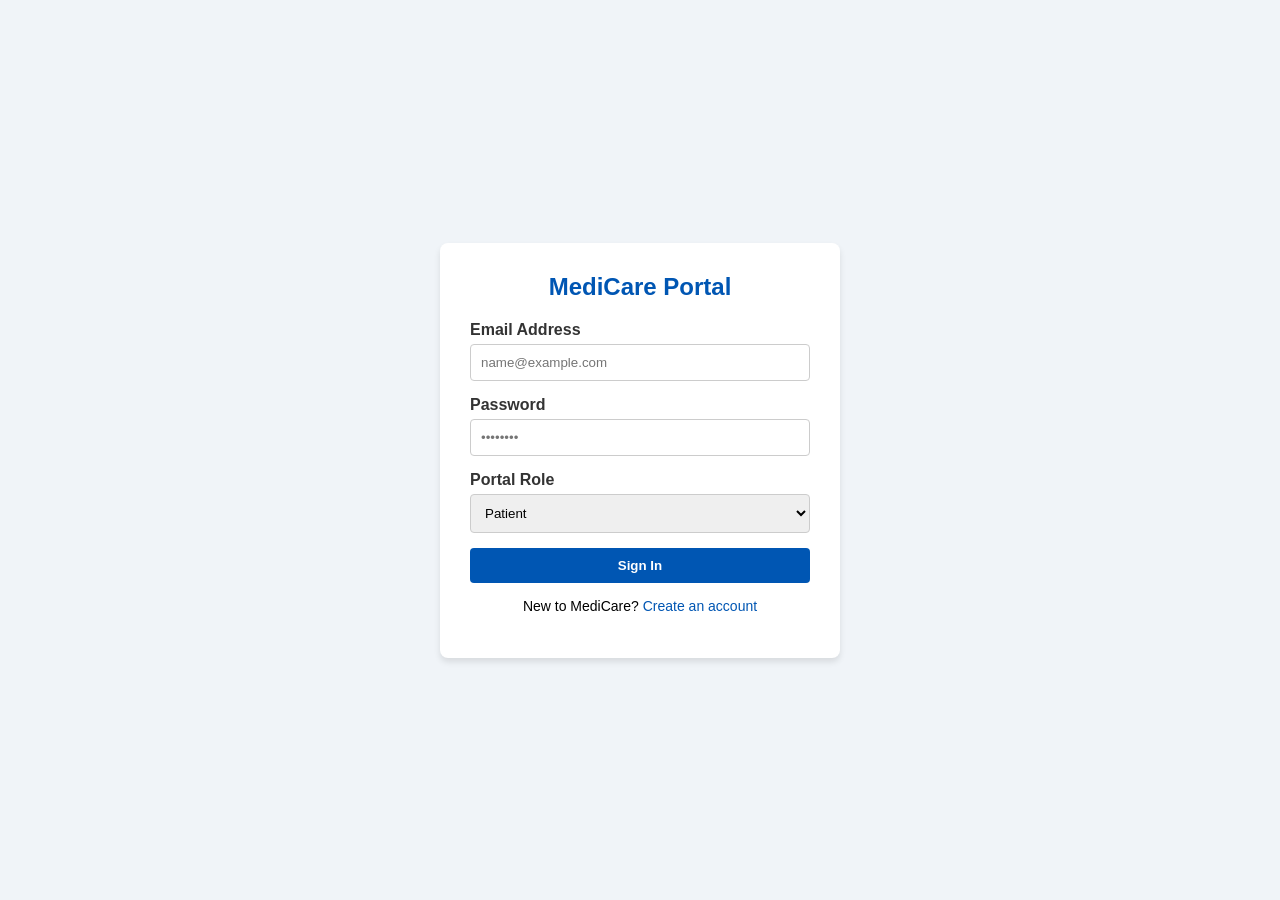
<file: index.html>
<!DOCTYPE html>
<html lang="en">
<head>
    <meta charset="UTF-8">
    <meta name="viewport" content="width=device-width, initial-scale=1.0">
    <title>MediCare - Login</title>
    <link rel="stylesheet" href="css/index.css">
</head>
<body>
    <div class="login-container">
        <div class="login-card">
            <h2>MediCare Portal</h2>
            <form id="loginForm">
                <div class="form-group">
                    <label for="email">Email Address</label>
                    <input type="email" id="email" required placeholder="name@example.com">
                </div>
                <div class="form-group">
                    <label for="password">Password</label>
                    <input type="password" id="password" required placeholder="••••••••">
                </div>
                <div class="form-group">
                    <label for="role">Portal Role</label>
                    <select id="role" required>
                        <option value="patient">Patient</option>
                        <option value="doctor">Doctor</option>
                        <option value="receptionist">Receptionist</option>
                    </select>
                </div>
                <button type="submit" class="btn">Sign In</button>
            </form>
            <p class="switch-auth">New to MediCare? <a href="signup.html">Create an account</a></p>
        </div>
    </div>
    <script src="js/index.js"></script>
</body>
</html>
</file>
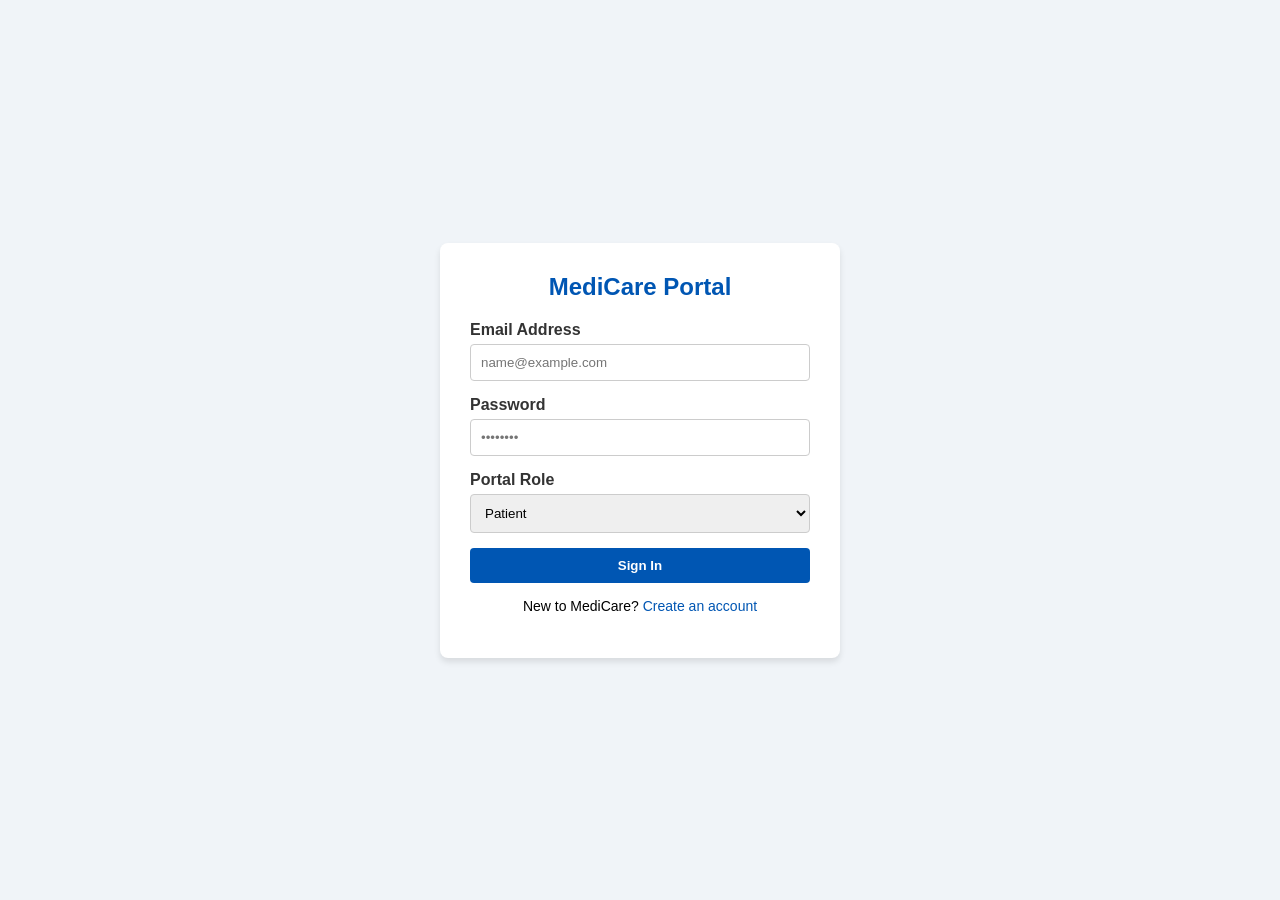
<file: doctor.html>
<!DOCTYPE html>
<html lang="en">
<head>
    <meta charset="UTF-8">
    <meta name="viewport" content="width=device-width, initial-scale=1.0">
    <title>Doctor Panel</title>
    <link rel="stylesheet" href="css/doctor.css">
</head>
<body>
    <div class="layout">
        <aside class="sidebar">
            <h3>MediCare</h3>
            <p class="panel-sub">Doctor Portal</p>
            <a href="doctor.html" class="active">Appointments</a>
            <a href="index.html" class="logout">Logout</a>
        </aside>
        <main class="content">
            <h2>Doctor Schedule Dashboard</h2>
            <div class="card">
                <h3>Patient Appointments Queue</h3>
                <table class="simple-table">
                    <thead>
                        <tr>
                            <th>Patient Identifier</th>
                            <th>Scheduled Time</th>
                            <th>Reason/Type</th>
                        </tr>
                    </thead>
                    <tbody id="docApptsBody"></tbody>
                </table>
            </div>
            <div class="card form-box">
                <h3>Add Diagnosis Report</h3>
                <form id="recordForm">
                    <div class="form-group">
                        <label for="pId">Patient ID</label>
                        <input type="number" id="pId" required placeholder="e.g. 5">
                    </div>
                    <div class="form-group">
                        <label for="diag">Diagnosis Details & Clinical Findings</label>
                        <textarea id="diag" rows="4" required placeholder="Write clinical diagnosis findings here..."></textarea>
                    </div>
                    <button type="submit" class="btn">Submit Medical Report</button>
                </form>
            </div>
        </main>
    </div>
    <script src="services/appointmentService.js"></script>
    <script src="services/medicalRecordService.js"></script>
    <script src="js/doctor.js"></script>
</body>
</html>
</file>
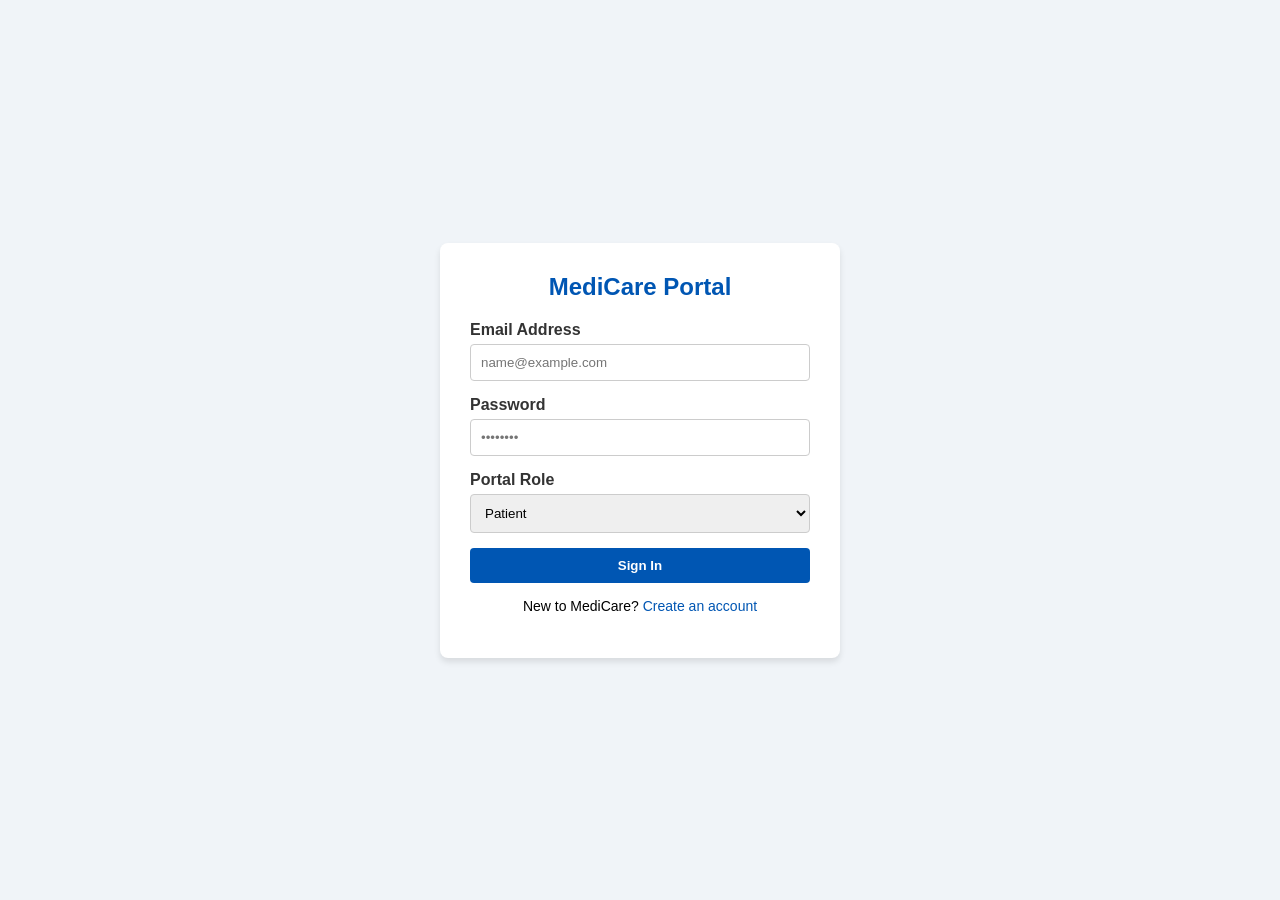
<file: find-doctors.html>
<!DOCTYPE html>
<html lang="en">
<head>
    <meta charset="UTF-8">
    <meta name="viewport" content="width=device-width, initial-scale=1.0">
    <title>Patient - Find Doctors</title>
    <link rel="stylesheet" href="css/find-doctors.css">
</head>
<body>
    <div class="layout">
        <aside class="sidebar">
            <h3>MediCare</h3>
            <a href="patient-overview.html">Overview</a>
            <a href="find-doctors.html" class="active">Find Doctors</a>
            <a href="medical-records.html">Medical Records</a>
            <a href="payments.html">Payments</a>
            <a href="index.html" class="logout">Logout</a>
        </aside>
        <main class="content">
            <h2>Our Specialists</h2>
            <div id="doctorsGrid" class="row-layout"></div>
            <div class="card form-box">
                <h3>Quick Reservation Form</h3>
                <form id="bookForm">
                    <div class="form-group">
                        <label for="docIdInput">Enter Doctor ID to Book</label>
                        <input type="number" id="docIdInput" required placeholder="e.g. 1">
                    </div>
                    <div class="form-group">
                        <label for="bookingDate">Choose Date</label>
                        <input type="date" id="bookingDate" required>
                    </div>
                    <div class="form-group">
                        <label for="bookingTime">Choose Time</label>
                        <input type="time" id="bookingTime" required>
                    </div>
                    <button type="submit" class="btn">Confirm Booking</button>
                </form>
            </div>
        </main>
    </div>
    <script src="services/doctorService.js"></script>
    <script src="services/appointmentService.js"></script>
    <script src="js/find-doctors.js"></script>
</body>
</html>
</file>
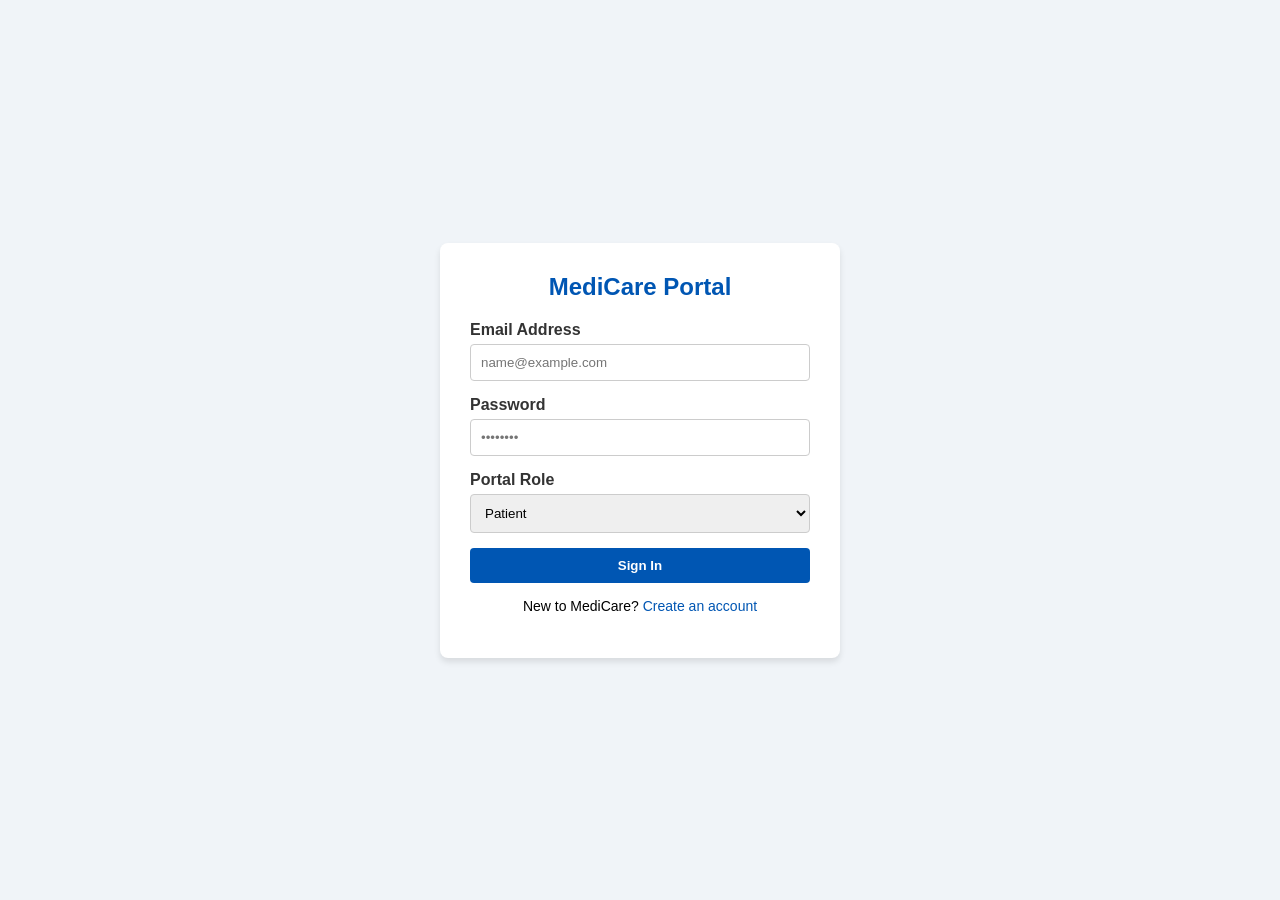
<file: medical-records.html>
<!DOCTYPE html>
<html lang="en">
<head>
    <meta charset="UTF-8">
    <meta name="viewport" content="width=device-width, initial-scale=1.0">
    <title>Patient - Medical History</title>
    <link rel="stylesheet" href="css/medical-records.css">
</head>
<body>
    <div class="layout">
        <aside class="sidebar">
            <h3>MediCare</h3>
            <a href="patient-overview.html">Overview</a>
            <a href="find-doctors.html">Find Doctors</a>
            <a href="medical-records.html" class="active">Medical Records</a>
            <a href="payments.html">Payments</a>
            <a href="index.html" class="logout">Logout</a>
        </aside>
        <main class="content">
            <h2>Your Health History</h2>
            <div class="card">
                <table class="simple-table">
                    <thead>
                        <tr>
                            <th>Record ID</th>
                            <th>Diagnosis Report</th>
                            <th>Physician ID</th>
                        </tr>
                    </thead>
                    <tbody id="recordsTableBody"></tbody>
                </table>
            </div>
        </main>
    </div>
    <script src="services/medicalRecordService.js"></script>
    <script src="js/medical-records.js"></script>
</body>
</html>
</file>
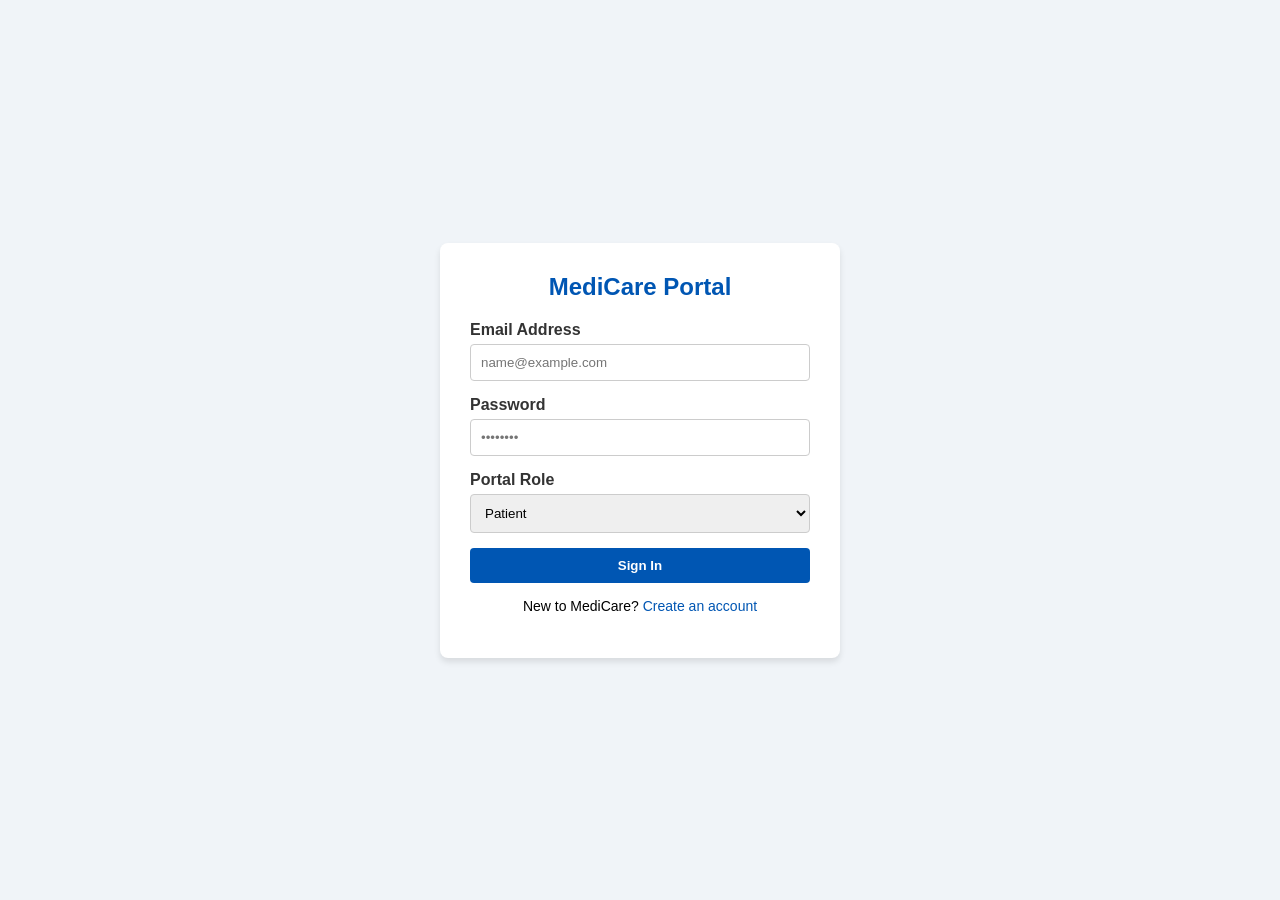
<file: patient-overview.html>
<!DOCTYPE html>
<html lang="en">
<head>
    <meta charset="UTF-8">
    <meta name="viewport" content="width=device-width, initial-scale=1.0">
    <title>Patient - Dashboard</title>
    <link rel="stylesheet" href="css/patient-overview.css">
</head>
<body>
    <div class="layout">
        <aside class="sidebar">
            <h3>MediCare</h3>
            <a href="patient-overview.html" class="active">Overview</a>
            <a href="find-doctors.html">Find Doctors</a>
            <a href="medical-records.html">Medical Records</a>
            <a href="payments.html">Payments</a>
            <a href="index.html" class="logout">Logout</a>
        </aside>
        <main class="content">
            <h2>Welcome back!</h2>
            <div class="card">
                <h3>Your Upcoming Appointments</h3>
                <div id="appointmentsList" class="appointments-grid"></div>
            </div>
        </main>
    </div>
    <script src="services/appointmentService.js"></script>
    <script src="js/patient-overview.js"></script>
</body>
</html>
</file>
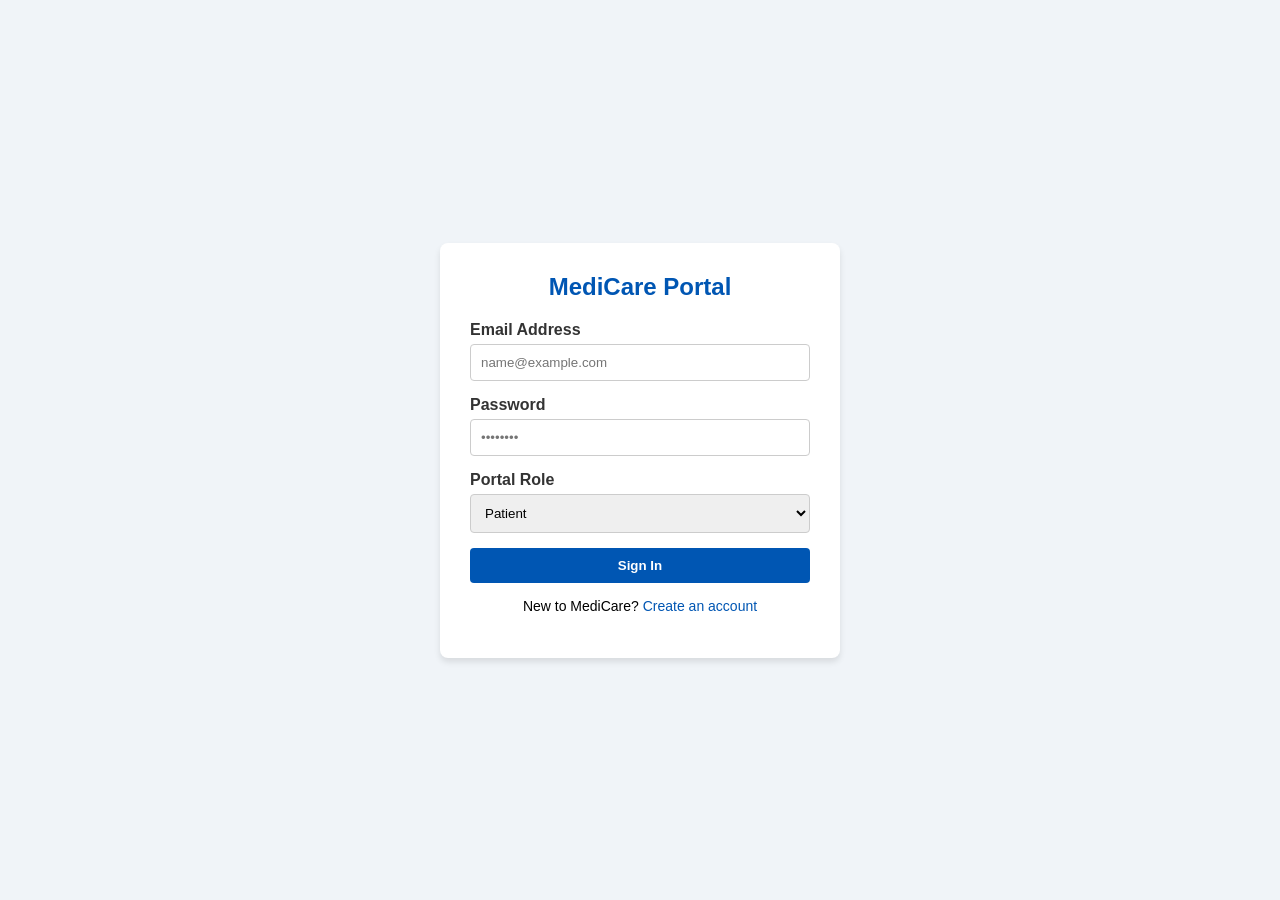
<file: payments.html>
<!DOCTYPE html>
<html lang="en">
<head>
    <meta charset="UTF-8">
    <meta name="viewport" content="width=device-width, initial-scale=1.0">
    <title>Patient - Payments</title>
    <link rel="stylesheet" href="css/payments.css">
</head>
<body>
    <div class="layout">
        <aside class="sidebar">
            <h3>MediCare</h3>
            <a href="patient-overview.html">Overview</a>
            <a href="find-doctors.html">Find Doctors</a>
            <a href="medical-records.html">Medical Records</a>
            <a href="payments.html" class="active">Payments</a>
            <a href="index.html" class="logout">Logout</a>
        </aside>
        <main class="content">
            <h2>Invoices & Financial Balance</h2>
            <div class="card invoice-card">
                <p>CURRENT OUTSTANDING STATEMENT BALANCE</p>
                <h1 id="balanceAmount">$150.00 <span id="paymentStatus" class="badge-pending">PENDING</span></h1>
            </div>
            <div class="card form-box" id="paymentFormContainer">
                <h3>Secure Payment Gateway</h3>
                <form id="checkoutForm">
                    <div class="form-group">
                        <label for="cardName">Cardholder Name</label>
                        <input type="text" id="cardName" required placeholder="Sarah Johnson">
                    </div>
                    <div class="form-group">
                        <label for="cardNumber">Card Number</label>
                        <input type="text" id="cardNumber" required placeholder="•••• •••• •••• 4412" maxlength="19">
                    </div>
                    <div class="row-fields">
                        <div class="form-group half-width">
                            <label for="expDate">Expiry Date</label>
                            <input type="text" id="expDate" required placeholder="MM/YY" maxlength="5">
                        </div>
                        <div class="form-group half-width">
                            <label for="cvv">CVV</label>
                            <input type="password" id="cvv" required placeholder="•••" maxlength="3">
                        </div>
                    </div>
                    <button type="submit" class="btn btn-pay">Pay Invoice Now</button>
                </form>
            </div>
        </main>
    </div>
    <script src="js/payments.js"></script>
</body>
</html>
</file>
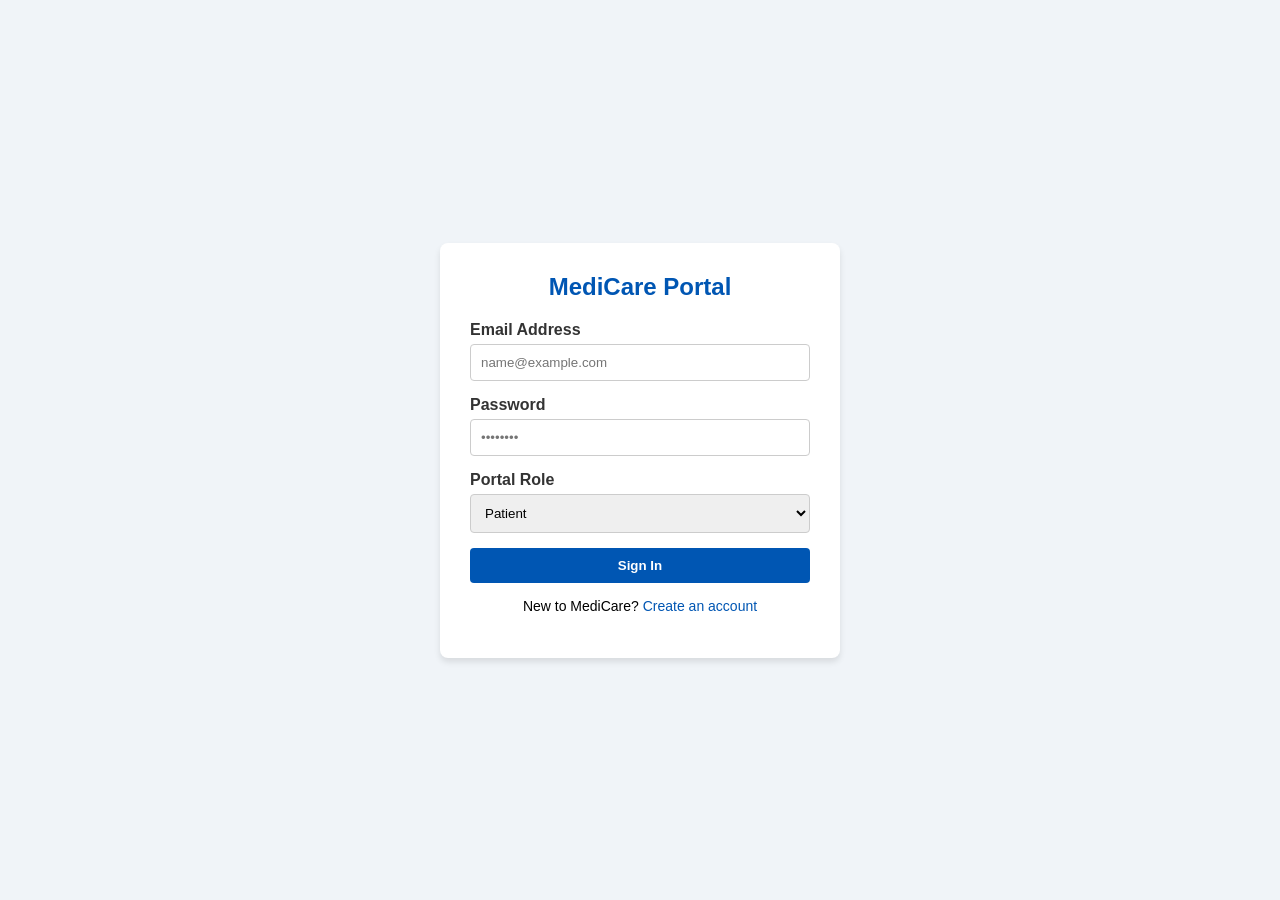
<file: reception.html>
<!DOCTYPE html>
<html lang="en">
<head>
    <meta charset="UTF-8">
    <meta name="viewport" content="width=device-width, initial-scale=1.0">
    <title>Receptionist Desk</title>
    <link rel="stylesheet" href="css/reception.css">
</head>
<body>
    <div class="layout">
        <aside class="sidebar">
            <h3>MediCare</h3>
            <p class="panel-sub">Front Office Desk</p>
            <a href="reception.html" class="active">Admissions Index</a>
            <a href="index.html" class="logout">Logout</a>
        </aside>
        <main class="content">
            <h2>Front Desk Registry Management</h2>
            <div class="card">
                <h3>Admitted Patients Registry</h3>
                <table class="simple-table">
                    <thead>
                        <tr>
                            <th>ID</th>
                            <th>Full Name</th>
                            <th>Email</th>
                            <th>Phone Contact</th>
                        </tr>
                    </thead>
                    <tbody id="patientsTableBody"></tbody>
                </table>
            </div>
            <div class="card form-box">
                <h3>Register New Patient Walk-In</h3>
                <form id="registerPatientForm">
                    <div class="form-group">
                        <label for="pName">Patient Full Name</label>
                        <input type="text" id="pName" required placeholder="Sarah Smith">
                    </div>
                    <div class="form-group">
                        <label for="pEmail">Email Address</label>
                        <input type="email" id="pEmail" required placeholder="sarah@example.com">
                    </div>
                    <div class="form-group">
                        <label for="pPhone">Phone Number</label>
                        <input type="text" id="pPhone" required placeholder="01234567890">
                    </div>
                    <button type="submit" class="btn">Create Patient Account</button>
                </form>
            </div>
            <div class="card form-box">
                <h3>Book Session for Existing Patient</h3>
                <form id="recBookForm">
                    <div class="form-group">
                        <label for="recPId">Target Patient ID</label>
                        <input type="number" id="recPId" required placeholder="Patient ID">
                    </div>
                    <div class="form-group">
                        <label for="recDId">Target Doctor ID</label>
                        <input type="number" id="recDId" required placeholder="Doctor ID">
                    </div>
                    <div class="form-group">
                        <label for="recDate">Appointment Date</label>
                        <input type="date" id="recDate" required>
                    </div>
                    <div class="form-group">
                        <label for="recTime">Appointment Time</label>
                        <input type="time" id="recTime" required>
                    </div>
                    <button type="submit" class="btn btn-green">Generate Appointment</button>
                </form>
            </div>
        </main>
    </div>
    <script src="services/patientService.js"></script>
    <script src="services/appointmentService.js"></script>
    <script src="js/reception.js"></script>
</body>
</html>
</file>
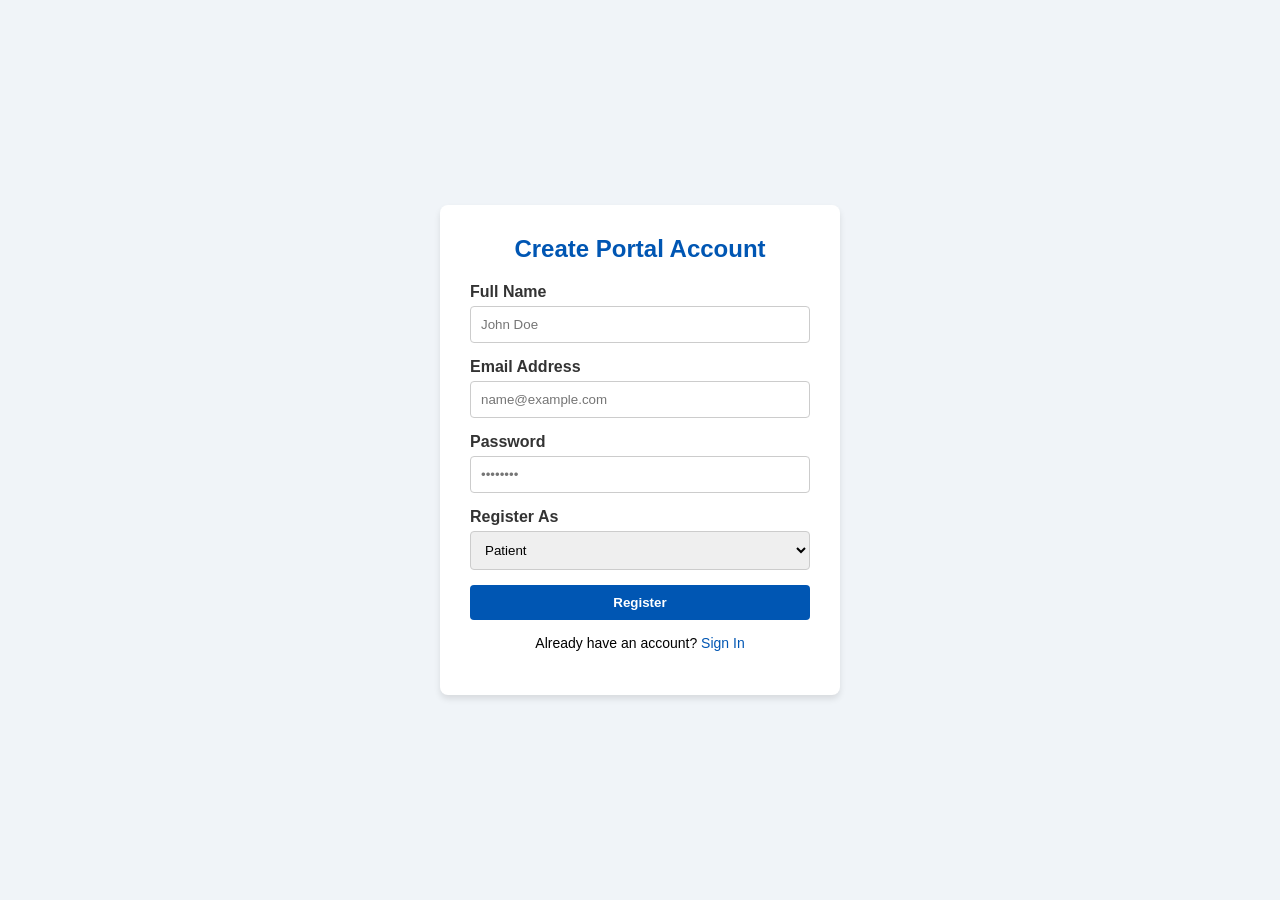
<file: signup.html>
<!DOCTYPE html>
<html lang="en">
<head>
    <meta charset="UTF-8">
    <meta name="viewport" content="width=device-width, initial-scale=1.0">
    <title>MediCare - Sign Up</title>
    <link rel="stylesheet" href="css/signup.css">
</head>
<body>
    <div class="signup-container">
        <div class="signup-card">
            <h2>Create Portal Account</h2>
            <form id="signupForm">
                <div class="form-group">
                    <label for="regName">Full Name</label>
                    <input type="text" id="regName" required placeholder="John Doe">
                </div>
                <div class="form-group">
                    <label for="regEmail">Email Address</label>
                    <input type="email" id="regEmail" required placeholder="name@example.com">
                </div>
                <div class="form-group">
                    <label for="regPassword">Password</label>
                    <input type="password" id="regPassword" required placeholder="••••••••">
                </div>
                <div class="form-group">
                    <label for="regRole">Register As</label>
                    <select id="regRole" required>
                        <option value="patient">Patient</option>
                        <option value="doctor">Doctor</option>
                    </select>
                </div>
                <button type="submit" class="btn">Register</button>
            </form>
            <p class="switch-auth">Already have an account? <a href="index.html">Sign In</a></p>
        </div>
    </div>
    <script src="services/patientService.js"></script>
    <script src="services/doctorService.js"></script>
    <script src="js/signup.js"></script>
</body>
</html>
</file>
<file: css/index.css>
body {
    font-family: Arial, sans-serif;
    background-color: #f0f4f8;
    margin: 0;
    display: flex;
    justify-content: center;
    align-items: center;
    height: 100vh;
}
.login-container {
    width: 100%;
    max-width: 400px;
    padding: 20px;
}
.login-card {
    background: white;
    padding: 30px;
    border-radius: 8px;
    box-shadow: 0 4px 6px rgba(0, 0, 0, 0.1);
}
.login-card h2 {
    margin-top: 0;
    margin-bottom: 20px;
    color: #0056b3;
    text-align: center;
}
.form-group {
    margin-bottom: 15px;
}
.form-group label {
    display: block;
    margin-bottom: 5px;
    font-weight: bold;
    color: #333;
}
.form-group input, .form-group select {
    width: 100%;
    padding: 10px;
    border: 1px solid #ccc;
    border-radius: 4px;
    box-sizing: border-box;
}
.btn {
    width: 100%;
    padding: 10px;
    background-color: #0056b3;
    color: white;
    border: none;
    border-radius: 4px;
    font-weight: bold;
    cursor: pointer;
}
.btn:hover {
    background-color: #004085;
}
.btn:disabled {
    background-color: #cccccc;
    cursor: not-allowed;
}
.switch-auth {
    text-align: center;
    margin-top: 15px;
    font-size: 14px;
}
.switch-auth a {
    color: #0056b3;
    text-decoration: none;
}
</file>
<file: css/doctor.css>
body {
    font-family: Arial, sans-serif;
    margin: 0;
    background-color: #f8f9fa;
}
.layout {
    display: flex;
}
.sidebar {
    width: 220px;
    background: white;
    height: 100vh;
    border-right: 1px solid #e2e8f0;
    padding: 20px;
    box-sizing: border-box;
    position: fixed;
}
.sidebar h3 {
    color: #0056b3;
    margin-top: 0;
    margin-bottom: 5px;
}
.panel-sub {
    font-size: 12px;
    color: #666;
    margin-bottom: 25px;
    font-weight: bold;
}
.sidebar a {
    display: block;
    padding: 12px;
    color: #333;
    text-decoration: none;
    border-radius: 4px;
    margin-bottom: 5px;
}
.sidebar a:hover, .sidebar a.active {
    background: #0056b3;
    color: white;
}
.sidebar .logout {
    color: #dc3545;
    margin-top: 50px;
    font-weight: bold;
}
.content {
    margin-left: 220px;
    padding: 30px;
    width: 100%;
    box-sizing: border-box;
}
.card {
    background: white;
    padding: 20px;
    border-radius: 6px;
    border: 1px solid #e2e8f0;
    margin-bottom: 25px;
}
.simple-table {
    width: 100%;
    border-collapse: collapse;
}
.simple-table th, .simple-table td {
    border: 1px solid #e2e8f0;
    padding: 12px;
    text-align: left;
}
.simple-table th {
    background-color: #f1f5f9;
}
.form-box {
    max-width: 500px;
}
.form-group {
    margin-bottom: 15px;
}
.form-group label {
    display: block;
    margin-bottom: 5px;
    font-weight: bold;
}
.form-group input, .form-group textarea {
    width: 100%;
    padding: 10px;
    border: 1px solid #ccc;
    border-radius: 4px;
    box-sizing: border-box;
}
.btn {
    width: 100%;
    padding: 10px;
    background-color: #0056b3;
    color: white;
    border: none;
    border-radius: 4px;
    font-weight: bold;
    cursor: pointer;
}
.btn:hover {
    background-color: #004085;
}
.btn:disabled {
    background-color: #cccccc;
    cursor: not-allowed;
}
</file>
<file: css/find-doctors.css>
body {
    font-family: Arial, sans-serif;
    margin: 0;
    background-color: #f8f9fa;
}
.layout {
    display: flex;
}
.sidebar {
    width: 220px;
    background: white;
    height: 100vh;
    border-right: 1px solid #e2e8f0;
    padding: 20px;
    box-sizing: border-box;
    position: fixed;
}
.sidebar h3 {
    color: #0056b3;
    margin-top: 0;
    margin-bottom: 25px;
}
.sidebar a {
    display: block;
    padding: 12px;
    color: #333;
    text-decoration: none;
    border-radius: 4px;
    margin-bottom: 5px;
}
.sidebar a:hover, .sidebar a.active {
    background: #0056b3;
    color: white;
}
.sidebar .logout {
    color: #dc3545;
    margin-top: 50px;
    font-weight: bold;
}
.content {
    margin-left: 220px;
    padding: 30px;
    width: 100%;
    box-sizing: border-box;
}
.row-layout {
    display: grid;
    grid-template-columns: repeat(auto-fill, minmax(220px, 1fr));
    gap: 20px;
    margin-bottom: 30px;
}
.doctor-card {
    background: white;
    padding: 20px;
    border-radius: 6px;
    border: 1px solid #e2e8f0;
    text-align: center;
}
.doctor-card h4 {
    margin: 0 0 10px 0;
    color: #0056b3;
}
.doctor-card p {
    margin: 5px 0;
    font-size: 14px;
    color: #555;
}
.card {
    background: white;
    padding: 20px;
    border-radius: 6px;
    border: 1px solid #e2e8f0;
}
.form-box {
    max-width: 400px;
}
.form-group {
    margin-bottom: 15px;
}
.form-group label {
    display: block;
    margin-bottom: 5px;
    font-weight: bold;
}
.form-group input {
    width: 100%;
    padding: 10px;
    border: 1px solid #ccc;
    border-radius: 4px;
    box-sizing: border-box;
}
.btn {
    width: 100%;
    padding: 10px;
    background-color: #0056b3;
    color: white;
    border: none;
    border-radius: 4px;
    font-weight: bold;
    cursor: pointer;
}
.btn:hover {
    background-color: #004085;
}
.btn:disabled {
    background-color: #cccccc;
    cursor: not-allowed;
}
</file>
<file: css/medical-records.css>
body {
    font-family: Arial, sans-serif;
    margin: 0;
    background-color: #f8f9fa;
}
.layout {
    display: flex;
}
.sidebar {
    width: 220px;
    background: white;
    height: 100vh;
    border-right: 1px solid #e2e8f0;
    padding: 20px;
    box-sizing: border-box;
    position: fixed;
}
.sidebar h3 {
    color: #0056b3;
    margin-top: 0;
    margin-bottom: 25px;
}
.sidebar a {
    display: block;
    padding: 12px;
    color: #333;
    text-decoration: none;
    border-radius: 4px;
    margin-bottom: 5px;
}
.sidebar a:hover, .sidebar a.active {
    background: #0056b3;
    color: white;
}
.sidebar .logout {
    color: #dc3545;
    margin-top: 50px;
    font-weight: bold;
}
.content {
    margin-left: 220px;
    padding: 30px;
    width: 100%;
    box-sizing: border-box;
}
.card {
    background: white;
    padding: 20px;
    border-radius: 6px;
    border: 1px solid #e2e8f0;
}
.simple-table {
    width: 100%;
    border-collapse: collapse;
    margin-top: 10px;
}
.simple-table th, .simple-table td {
    border: 1px solid #e2e8f0;
    padding: 12px;
    text-align: left;
}
.simple-table th {
    background-color: #f1f5f9;
    color: #333;
}
</file>
<file: css/patient-overview.css>
body {
    font-family: Arial, sans-serif;
    margin: 0;
    background-color: #f8f9fa;
}
.layout {
    display: flex;
}
.sidebar {
    width: 220px;
    background: white;
    height: 100vh;
    border-right: 1px solid #e2e8f0;
    padding: 20px;
    box-sizing: border-box;
    position: fixed;
}
.sidebar h3 {
    color: #0056b3;
    margin-top: 0;
    margin-bottom: 25px;
}
.sidebar a {
    display: block;
    padding: 12px;
    color: #333;
    text-decoration: none;
    border-radius: 4px;
    margin-bottom: 5px;
}
.sidebar a:hover, .sidebar a.active {
    background: #0056b3;
    color: white;
}
.sidebar .logout {
    color: #dc3545;
    margin-top: 50px;
    font-weight: bold;
}
.content {
    margin-left: 220px;
    padding: 30px;
    width: 100%;
    box-sizing: border-box;
}
.card {
    background: white;
    padding: 20px;
    border-radius: 6px;
    border: 1px solid #e2e8f0;
    margin-bottom: 20px;
}
.appointments-grid {
    display: grid;
    grid-template-columns: repeat(auto-fill, minmax(250px, 1fr));
    gap: 15px;
    margin-top: 15px;
}
.appt-item {
    background: #f1f5f9;
    padding: 15px;
    border-radius: 4px;
    border-left: 4px solid #0056b3;
}
.appt-item h4 {
    margin: 0 0 5px 0;
    color: #333;
}
.appt-item p {
    margin: 0;
    font-size: 14px;
    color: #666;
}
</file>
<file: css/payments.css>
body { font-family: Arial, sans-serif; margin: 0; background-color: #f8f9fa; }
.layout { display: flex; }
.sidebar { width: 220px; background: white; height: 100vh; border-right: 1px solid #e2e8f0; padding: 20px; box-sizing: border-box; position: fixed; }
.sidebar h3 { color: #0056b3; margin-top: 0; margin-bottom: 25px; }
.sidebar a { display: block; padding: 12px; color: #333; text-decoration: none; border-radius: 4px; margin-bottom: 5px; }
.sidebar a:hover, .sidebar a.active { background: #0056b3; color: white; }
.sidebar .logout { color: #dc3545; margin-top: 50px; font-weight: bold; }
.content { margin-left: 220px; padding: 30px; width: 100%; box-sizing: border-box; }

.card { background: white; padding: 20px; border-radius: 6px; border: 1px solid #e2e8f0; margin-bottom: 20px; }

.invoice-card { border-left: 4px solid #dc3545; max-width: 500px; }
.invoice-card p { font-size: 12px; color: #666; margin: 0; font-weight: bold; letter-spacing: 0.5px; }
.invoice-card h1 { margin: 15px 0 0 0; color: #333; }
.badge-pending { color: #dc3545; font-size: 16px; margin-left: 10px; font-weight: bold; }
.badge-paid { color: #28a745; font-size: 16px; margin-left: 10px; font-weight: bold; }

.form-box { max-width: 500px; }
.form-box h3 { margin-top: 0; color: #333; border-bottom: 1px solid #e2e8f0; padding-bottom: 10px; }
.form-group { margin-bottom: 15px; }
.form-group label { display: block; margin-bottom: 5px; font-weight: bold; font-size: 14px; color: #4a5568; }
.form-group input { width: 100%; padding: 10px; border: 1px solid #cbd5e1; border-radius: 4px; box-sizing: border-box; font-size: 15px; }

.row-fields { display: flex; justify-content: space-between; }
.half-width { width: 48%; }

.btn-pay { width: 100%; padding: 12px; background: #28a745; color: white; border: none; border-radius: 4px; font-weight: bold; font-size: 16px; cursor: pointer; }
.btn-pay:hover { background: #218838; }
</file>
<file: css/reception.css>
body {
    font-family: Arial, sans-serif;
    margin: 0;
    background-color: #f8f9fa;
}
.layout {
    display: flex;
}
.sidebar {
    width: 220px;
    background: white;
    height: 100vh;
    border-right: 1px solid #e2e8f0;
    padding: 20px;
    box-sizing: border-box;
    position: fixed;
}
.sidebar h3 {
    color: #28a745;
    margin-top: 0;
    margin-bottom: 5px;
}
.panel-sub {
    font-size: 12px;
    color: #666;
    margin-bottom: 25px;
    font-weight: bold;
}
.sidebar a {
    display: block;
    padding: 12px;
    color: #333;
    text-decoration: none;
    border-radius: 4px;
    margin-bottom: 5px;
}
.sidebar a:hover, .sidebar a.active {
    background: #28a745;
    color: white;
}
.sidebar .logout {
    color: #dc3545;
    margin-top: 50px;
    font-weight: bold;
}
.content {
    margin-left: 220px;
    padding: 30px;
    width: 100%;
    box-sizing: border-box;
}
.card {
    background: white;
    padding: 20px;
    border-radius: 6px;
    border: 1px solid #e2e8f0;
    margin-bottom: 25px;
}
.simple-table {
    width: 100%;
    border-collapse: collapse;
}
.simple-table th, .simple-table td {
    border: 1px solid #e2e8f0;
    padding: 12px;
    text-align: left;
}
.simple-table th {
    background-color: #f1f5f9;
}
.form-box {
    max-width: 500px;
}
.form-group {
    margin-bottom: 15px;
}
.form-group label {
    display: block;
    margin-bottom: 5px;
    font-weight: bold;
}
.form-group input {
    width: 100%;
    padding: 10px;
    border: 1px solid #ccc;
    border-radius: 4px;
    box-sizing: border-box;
}
.btn {
    width: 100%;
    padding: 10px;
    background-color: #0056b3;
    color: white;
    border: none;
    border-radius: 4px;
    font-weight: bold;
    cursor: pointer;
}
.btn:hover {
    background-color: #004085;
}
.btn-green {
    background-color: #28a745;
}
.btn-green:hover {
    background-color: #218838;
}
.btn:disabled {
    background-color: #cccccc;
    cursor: not-allowed;
}
</file>
<file: css/signup.css>
body {
    font-family: Arial, sans-serif;
    background-color: #f0f4f8;
    margin: 0;
    display: flex;
    justify-content: center;
    align-items: center;
    height: 100vh;
}
.signup-container {
    width: 100%;
    max-width: 400px;
    padding: 20px;
}
.signup-card {
    background: white;
    padding: 30px;
    border-radius: 8px;
    box-shadow: 0 4px 6px rgba(0, 0, 0, 0.1);
}
.signup-card h2 {
    margin-top: 0;
    margin-bottom: 20px;
    color: #0056b3;
    text-align: center;
}
.form-group {
    margin-bottom: 15px;
}
.form-group label {
    display: block;
    margin-bottom: 5px;
    font-weight: bold;
    color: #333;
}
.form-group input, .form-group select {
    width: 100%;
    padding: 10px;
    border: 1px solid #ccc;
    border-radius: 4px;
    box-sizing: border-box;
}
.btn {
    width: 100%;
    padding: 10px;
    background-color: #0056b3;
    color: white;
    border: none;
    border-radius: 4px;
    font-weight: bold;
    cursor: pointer;
}
.btn:hover {
    background-color: #004085;
}
.btn:disabled {
    background-color: #cccccc;
    cursor: not-allowed;
}
.switch-auth {
    text-align: center;
    margin-top: 15px;
    font-size: 14px;
}
.switch-auth a {
    color: #0056b3;
    text-decoration: none;
}
</file>
